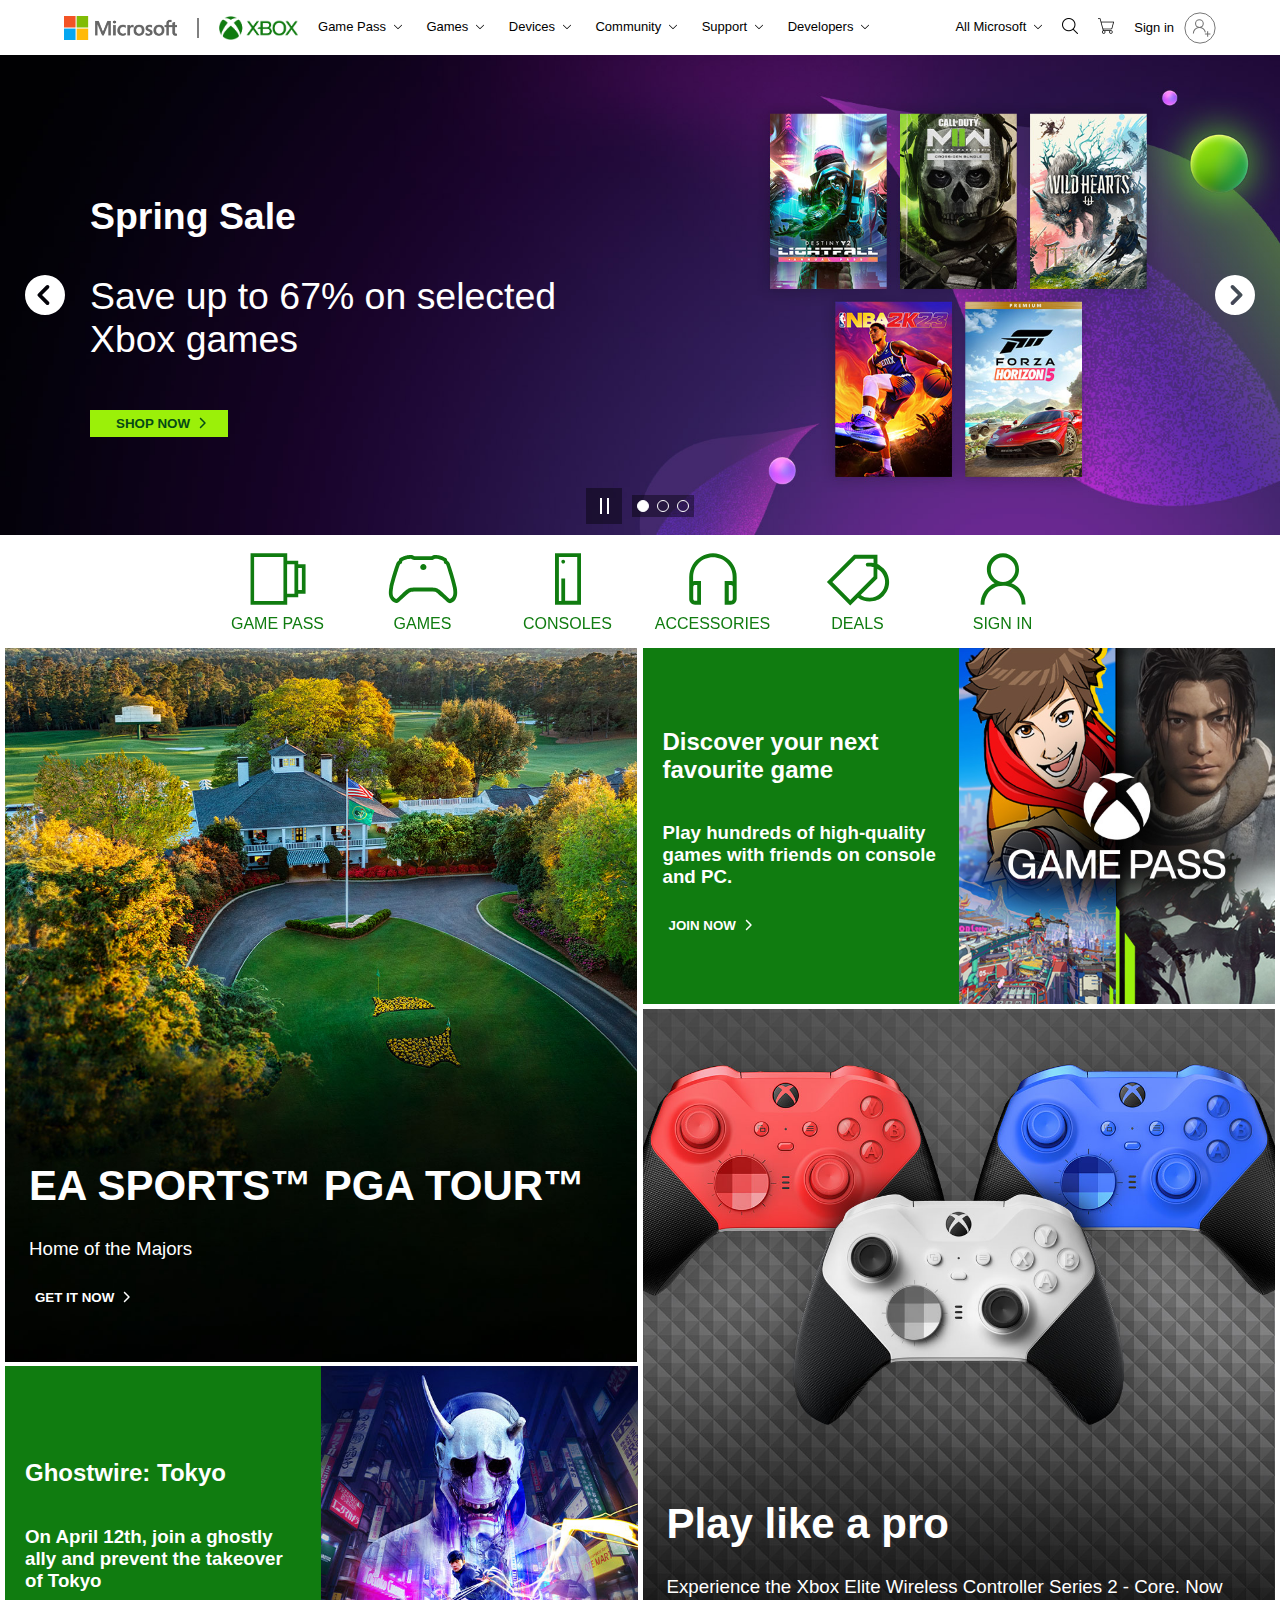
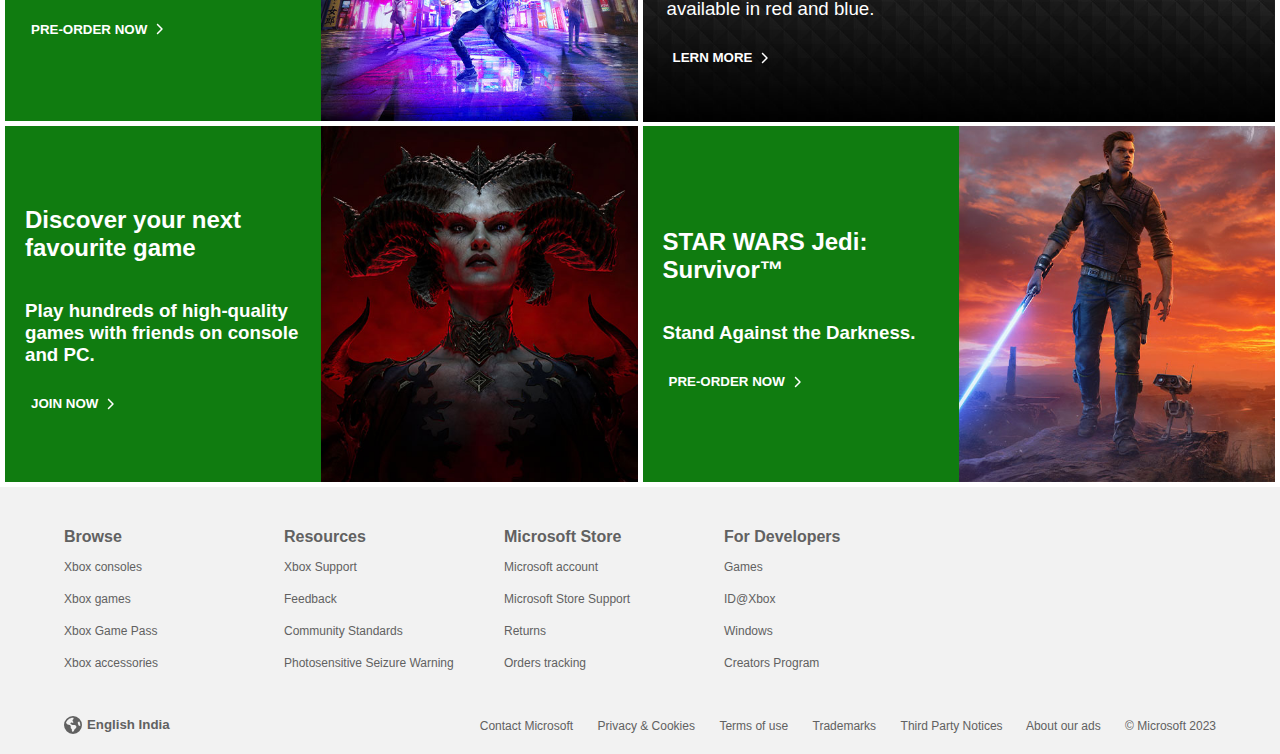
<file: XBOX/index.html>
<!DOCTYPE html>
<html lang="en">

<head>
    <meta charset="UTF-8">
    <meta http-equiv="X-UA-Compatible" content="IE=edge">
    <meta name="viewport" content="width=device-width, initial-scale=1.0">
    <title>Xbox Official Site: Consoles, Games, and Community | Xbox</title>
    <link rel="shortcut icon" href="favicon.png" type="image/x-icon">
    <link rel="stylesheet" href="style.css">
</head>

<body>
    <header>
        <div class="container">
            <div class="header-left">
                <img src="/XBOX/logo.png" alt="">
                <div></div>
                <img src="/XBOX/xbox_logo.png" alt="">
                <ul>
                    <li>Game Pass</li>
                    <li>Games</li>
                    <li>Devices</li>
                    <li>Community</li>
                    <li>Support</li>
                    <li>Developers</li>
                </ul>
            </div>
            <div class="header-right">
                <ul>
                    <li>All Microsoft</li>
                </ul>
                <div class="img-wrapper" data-tooltip="Search xbox.com">
                    <img src="/XBOX/search-interface-symbol.png" alt="">
                </div>
                <div class="img-wrapper" data-tooltip="0 items in shopping cart">
                    <img src="/XBOX/shopping-cart.png" alt="">
                </div>
                <div class="sign-in">
                    <a href="#">Sign in</a>
                    <img src="/XBOX/signin.svg" alt="">
                </div>
            </div>
        </div>
    </header>

    <main>
        <div class="item1">
            <img src="/XBOX/4a57f4bb-eadb-400a-aaf2-43b8a7592638.jpg" alt="">
            <div class="item1a">
                <div class="item1aa">
                    <svg xmlns="http://www.w3.org/2000/svg" viewBox="0 0 512 512" fill="currentColor">
                        <path
                            d="M512 256A256 256 0 1 0 0 256a256 256 0 1 0 512 0zM271 135c9.4-9.4 24.6-9.4 33.9 0s9.4 24.6 0 33.9l-87 87 87 87c9.4 9.4 9.4 24.6 0 33.9s-24.6 9.4-33.9 0L167 273c-9.4-9.4-9.4-24.6 0-33.9L271 135z" />
                    </svg>
                </div>
                <div class="item1ab">
                    <h3>Spring Sale</h3>
                    <h3>Save up to 67% on selected<br>Xbox games</h3>
                    <div class="btn-primary">
                        <button>shop&nbsp;now</button>
                        <svg viewBox="0 0 320 512" fill="currentColor">
                            <path
                                d="M310.6 233.4c12.5 12.5 12.5 32.8 0 45.3l-192 192c-12.5 12.5-32.8 12.5-45.3 0s-12.5-32.8 0-45.3L242.7 256 73.4 86.6c-12.5-12.5-12.5-32.8 0-45.3s32.8-12.5 45.3 0l192 192z" />
                        </svg>
                    </div>
                </div>
                <div class="item1ac">
                    <svg xmlns="http://www.w3.org/2000/svg" viewBox="0 0 512 512" fill="currentColor">
                        <path
                            d="M0 256a256 256 0 1 0 512 0A256 256 0 1 0 0 256zM241 377c-9.4 9.4-24.6 9.4-33.9 0s-9.4-24.6 0-33.9l87-87-87-87c-9.4-9.4-9.4-24.6 0-33.9s24.6-9.4 33.9 0L345 239c9.4 9.4 9.4 24.6 0 33.9L241 377z" />
                    </svg>
                </div>
            </div>
            <div class="bullets">
                <div class="bullets-item1">
                    <div class="bullets-item11"></div>
                    <div class="bullets-item11"></div>
                </div>
                <div class="bullets-item2">
                    <div class="bullets-item21 bg-white" data-tooltip="Spring Sale"></div>
                    <div class="bullets-item21" data-tooltip="XBox Series X - Diablo VI® Bundle"></div>
                    <div class="bullets-item21" data-tooltip="MLB® The Show™ 23"></div>
                </div>
            </div>
        </div>

        <div class="item2">
            <div class="item21" data-tooltip="Game Pass">
                <img src="/XBOX/game_pass.svg">
            </div>
            <div class="item21" data-tooltip="Games">
                <img src="/XBOX/games.svg">
            </div>
            <div class="item21" data-tooltip="Consoles">
                <img src="/XBOX/consoles.svg">
            </div>
            <div class="item21" data-tooltip="accessories">
                <img src="/XBOX/accessories.svg">
            </div>
            <div class="item21" data-tooltip="Deals">
                <img src="/XBOX/deals.svg">
            </div>
            <div class="item21" data-tooltip="Sign in">
                <img src="/XBOX/sign_in.svg">
            </div>
        </div>

        <div class="item3">
            <div class="grid-col1">
                <div class="item-type1">
                    <img src="/XBOX/99d86835-bbb3-48d0-acbf-a9c35e250d94.jpg" alt="">
                    <div class="text">
                        <h1>EA SPORTS™ PGA TOUR™</h1>
                        <h3>Home of the Majors</h3>
                        <div class="btn">
                            <button>get&nbsp;it&nbsp;now</button>
                            <img src="/XBOX/chevron-right-solid.svg" alt="">
                        </div>
                    </div>
                </div>
                <div class="item-type2">
                    <div class="bg-green">
                        <div class="text-details">
                            <h2>Ghostwire: Tokyo</h2>
                            <h3>On April 12th, join a ghostly ally and prevent the takeover of Tokyo</h3>
                            <div class="btn">
                                <button>pre-order&nbsp;now</button>
                                <img src="/XBOX/chevron-right-solid.svg" alt="">
                            </div>
                        </div>
                    </div>
                    <img src="/XBOX/c3760109-3e7e-4890-a338-34d690bc115b.jpg" alt="">
                </div>
                <div class="item-type2">
                    <div class="bg-green">
                        <div class="text-details">
                            <h2>Discover your next favourite game</h2>
                            <h3>Play hundreds of high-quality games with friends on console and PC.</h3>
                            <div class="btn">
                                <button>join&nbsp;now</button>
                                <img src="/XBOX/chevron-right-solid.svg" alt="">
                            </div>
                        </div>
                    </div>
                    <img src="/XBOX/1097056c-ee0f-4de4-ad2f-af5b8c63776d.jpg" alt="">
                </div>
            </div>
            <div class="grid-col2">
                <div class="item-type2">
                    <div class="bg-green">
                        <div class="text-details">
                            <h2>Discover your next favourite game</h2>
                            <h3>Play hundreds of high-quality games with friends on console and PC.</h3>
                            <div class="btn">
                                <button>join&nbsp;now</button>
                                <img src="/XBOX/chevron-right-solid.svg" alt="">
                            </div>
                        </div>
                    </div>
                    <img src="/XBOX/e37e225c-0b89-4730-aa05-82a95464b997.jpg" alt="">
                </div>
                <div class="item-type1">
                    <img src="/XBOX/84e6e401-262a-47fb-818b-d73357038031.jpg" alt="">
                    <div class="text">
                        <h1>Play like a pro</h1>
                        <h3>Experience the Xbox Elite Wireless Controller Series 2 - Core. Now available in red and
                            blue.</h3>
                        <div class="btn">
                            <button>lern&nbsp;more</button>
                            <img src="/XBOX/chevron-right-solid.svg" alt="">
                        </div>
                    </div>
                </div>
                <div class="item-type2">
                    <div class="bg-green">
                        <div class="text-details">
                            <h2>STAR WARS Jedi: Survivor™</h2>
                            <h3>Stand Against the Darkness.</h3>
                            <div class="btn">
                                <button>pre-order&nbsp;now</button>
                                <img src="/XBOX/chevron-right-solid.svg" alt="">
                            </div>
                        </div>
                    </div>
                    <img src="/XBOX/216f4379-8306-4700-b6d1-77858dfe960d.jpg" alt="">
                </div>
            </div>
        </div>

    </main>

    <footer>
        <div class="footer1">
            <div class="footer1-item1">
                <h4>Browse</h4>
                <ul>
                    <li>Xbox consoles</li>
                    <li>Xbox games</li>
                    <li>Xbox Game Pass</li>
                    <li>Xbox accessories</li>
                </ul>
            </div>
            <div class="footer1-item2">
                <h4>Resources</h4>
                <ul>
                    <li>Xbox Support</li>
                    <li>Feedback</li>
                    <li>Community Standards</li>
                    <li>Photosensitive Seizure Warning</li>
                </ul>
            </div>
            <div class="footer1-item3">
                <h4>Microsoft Store</h4>
                <ul>
                    <li>Microsoft account</li>
                    <li>Microsoft Store Support</li>
                    <li>Returns</li>
                    <li>Orders tracking</li>
                </ul>
            </div>
            <div class="footer1-item4">
                <h4>For Developers</h4>
                <ul>
                    <li>Games</li>
                    <li>ID@Xbox</li>
                    <li>Windows</li>
                    <li>Creators Program</li>
                </ul>
            </div>
        </div>
        <div class="footer2">
            <div class="footer2-item1">
                <img src="/XBOX/earth-americas-solid.svg">
                <h5>English&nbsp;India</h5>
            </div>
            <div>
                <ul>
                    <li>Contact Microsoft</li>
                    <li>Privacy & Cookies</li>
                    <li>Terms of use</li>
                    <li>Trademarks</li>
                    <li>Third Party Notices </li>
                    <li>About our ads</li>
                    <li>© Microsoft 2023</li>
                </ul>
            </div>
        </div>
    </footer>

</body>

</html>
</file>
<file: XBOX/style.css>
* {
    outline: 0px dotted gray;
    --light-gray: rgba(128, 128, 128, 0.2);
}

body {
    font-family: 'Segoe UI', Tahoma, Geneva, Verdana, sans-serif;
    margin: 0;
}

header {
    /* border-bottom: 1px solid var(--light-gray) */
}

.container {
    width: 90%;
    height: 55px;
    max-width: 1200px;
    min-width: 800px;
    margin: 0 auto;
    display: flex;
    justify-content: space-between;
    align-items: center;
    z-index: 99;
}

.header-left {
    display: flex;
    align-items: center;
    gap: 20px;
}

.header-left img {
    height: 24px;
}

.header-left div {
    height: 20px;
    border-right: 2px solid gray;
}

header ul {
    margin: 0;
    padding: 0;
    list-style: none;
    margin-bottom: 4px;
    /* align-self:stretch; */
}

header ul li {
    position: relative;
    display: inline;
    margin-right: 20px;
    font-size: 13px;
    cursor: pointer;
}

header ul li::after {
    margin-left: 8px;
    content: url(/XBOX/down_arrow.svg);
}

header ul li:before {
    position: absolute;
    bottom: -5px;
    width: 0;
    border-bottom: 2px solid black;
    content: "";
    transition: all 0.5s;
}

header ul li:hover::before {
    width: calc(100% - 16px);
}

.header-right {
    display: inline-flex;
    align-items: center;
    gap: 20px;
}

.header-right ul li {
    margin: 0;
}

.header-right .img-wrapper img {
    width: 16px;
    height: 16px;
}

.header-right a {
    color: black;
    text-decoration: none;
    font-size: 13px;
}

.sign-in {
    display: flex;
    align-items: center;
    gap: 10px;
    cursor: pointer;
}

.header-right .sign-in img {
    width: 32px;
    height: 32px;
}

.header-right .img-wrapper {
    position: relative;
}

.header-right .img-wrapper:hover::after {
    position: absolute;
    left: 50%;
    transform: translate3d(-50%, 0, 0);
    top: 100%;
    content: attr(data-tooltip);
    white-space: nowrap;
    font-size: 12px;
    border: 1px solid var(--light-gray);
    box-shadow: rgba(100, 100, 111, 0.2) 0px 7px 29px 0px;
    border-radius: 2px;
    padding: 2px 5px;
}

main .item1 {
    position: relative;
}

main .item1 img {
    width: 100%;
}

.item1a {
    position: absolute;
    inset: 0;
    display: flex;
    justify-content: space-around;
    align-items: center;
}

.item1aa,
.item1ac {
    width: 40px;
    padding: 25px;
    color: white;
}

.item1aa:hover,
.item1ac:hover {
    color: #9bf009;
}

.item1ab {
    color: white;
    flex-grow: 1;
    font-size: 32px;
}

.item1ab :nth-child(2) {
    font-weight: 400;
}

.btn-primary button {
    border: none;
    background-color: transparent;
    text-transform: uppercase;
    color: #054b16;
    font-weight: 800;
}

.btn-primary svg {
    width: 12px;
    height: 12px;
    color: #054b16;
}

.btn-primary {
    background-color: #9bf009;
    padding: 5px 20px;
    opacity: 1;
    display: inline-flex;
    align-items: center;
}

.btn-primary:hover {
    text-decoration: underline;
    text-decoration-thickness: 2px;
    text-underline-offset: 3px;
    text-decoration-color: #054b16;
    opacity: 0.9;
}

.bullets {
    position: absolute;
    bottom: 15px;
    left: 0;
    right: 0;
    display: flex;
    justify-content: center;
    align-items: center;
    gap: 10px;
}

.bullets-item1 {
    width: 36px;
    height: 36px;
    background-color: #00000066;
    display: flex;
    align-items: center;
    justify-content: center;
    gap: 5px;
    opacity: 1;
}

.bullets-item1:hover {
    opacity: 0.7;
}

.bullets-item11 {
    width: 2px;
    height: 16px;
    background-color: white;
}

.bullets-item2 {
    display: flex;
    align-items: center;
    gap: 8px;
    background-color: #00000066;
    height: fit-content;
    padding: 5px;
}

.bullets-item21 {
    width: 10px;
    height: 10px;
    border-radius: 50%;
    border: 1px solid white;
    position: relative;
}

.bg-white {
    background-color: white;
}

.bullets-item21:hover {
    background-color: gray;
}

.bullets-item21:hover::after {
    position: absolute;
    left: 50%;
    transform: translate3d(-50%, 0, 0);
    top: 200%;
    content: attr(data-tooltip);
    white-space: nowrap;
    font-size: 12px;
    border: 1px solid var(--light-gray);
    box-shadow: rgba(100, 100, 111, 0.2) 0px 7px 29px 0px;
    border-radius: 2px;
    padding: 2px 5px;
    color: white;
    background-color: gray;
}

.item2 {
    display: flex;
    justify-content: center;
    gap: 65px;
    margin-bottom: 25px;
}

.item21 {
    position: relative;
}

.item21::after {
    content: attr(data-tooltip);
    color: #107C10;
    text-transform: uppercase;
    font-weight: 500;
    position: absolute;
    bottom: -10px;
    left: 50%;
    transform: translate3d(-50%, 0, 0);
    white-space: nowrap;
}

.item21:hover::after {
    text-decoration: underline;
    text-decoration-thickness: 3px;
    text-underline-offset: 4px;
}

.item21 img {
    width: 80px;
    height: 80px;
}

.item3 {
    display: grid;
    grid-template-columns: repeat(2, 1fr);
    padding: 0 5px;
    gap: 5px;
}

/* .grid-col1,
.grid-col2{
    display: flex;
    flex-direction: column;
    gap: 5px;
} */

.item3 img {
    max-width: 100%;
}

.bg-green {
    width: 50%;
    background-color: #107C10;
    position: relative;
}

.item-type2 {
    display: flex;
    margin-bottom: 5px;
}

.item-type2 img {
    width: 50%;
    height: 50%;
}

.item-type1 {
    position: relative;
}

.item-type1 .text {
    position: absolute;
    bottom: 50px;
    left: 24px;
    right: 0;
    color: #fff;
}

.item3 button {
    border: none;
    background-color: transparent;
    text-transform: uppercase;
    color: white;
    font-weight: 800;
}

.btn img {
    width: 12px;
    height: 12px;
}

.btn {
    background-color: transparent;
    display: inline-flex;
    align-items: center;
    padding: 0;
    margin: 10px 0;
}

.btn:hover {
    text-decoration: underline;
    text-decoration-thickness: 2px;
    text-underline-offset: 3px;
    text-decoration-color: #054b16;
    opacity: 0.9;
    color: #9bf009;
}

.item-type1 .text h1 {
    font-size: 42px;
}

.item-type1 .text h3 {
    font-weight: 400;
}

.text-details {
    position: absolute;
    inset: 0;
    color: white;
    padding: 20px;
    display: flex;
    flex-direction: column;
    justify-content: center;
}

footer {
    color: #616161;
    background-color: #f2f2f2;
}


.footer1 {
    display: grid;
    grid-template-columns: repeat(4, 200px);
    column-gap: 20px;
    padding-left: 64px;
    padding-top: 20px;
}

.footer1 h4 {
    margin-bottom: 5px;
}

.footer1 ul {
    list-style: none;
    padding-left: 0;
    margin-top: 0;
}

.footer1 ul li {
    font-size: 12px;
    line-height: 32px;
    cursor: pointer;
}

.footer2 {
    display: flex;
    justify-content: space-between;
    align-items: center;
    padding: 0 64px;
}

.footer2-item1 {
    display: flex;
    width: 20px;
    align-items: center;
}

.footer2 img {
    display: inline;
    width: 18px;
    height: 18px;
    margin-right: 5px;
}

.footer2 ul {
    list-style: none;
}

.footer2 ul li {
    display: inline;
    font-size: 12px;
    margin-left: 20px;
    cursor: pointer;
}
</file>
